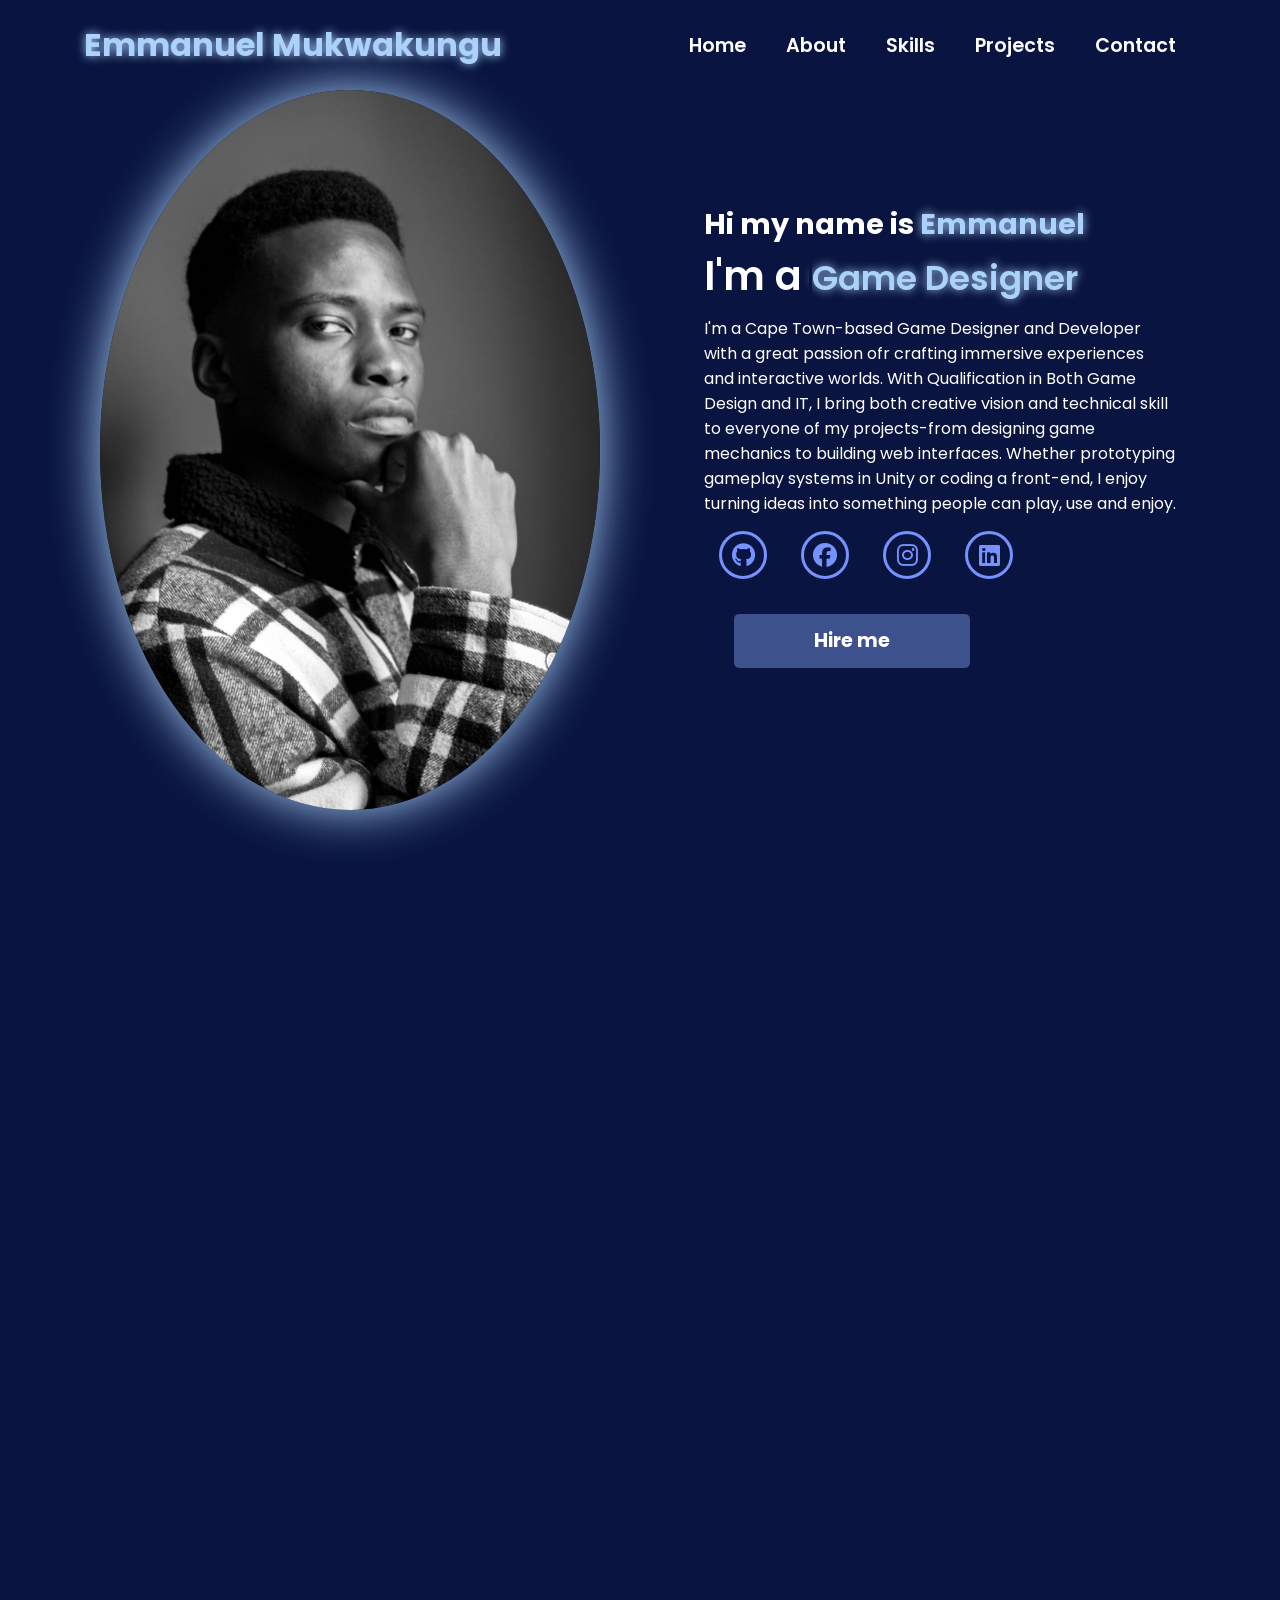
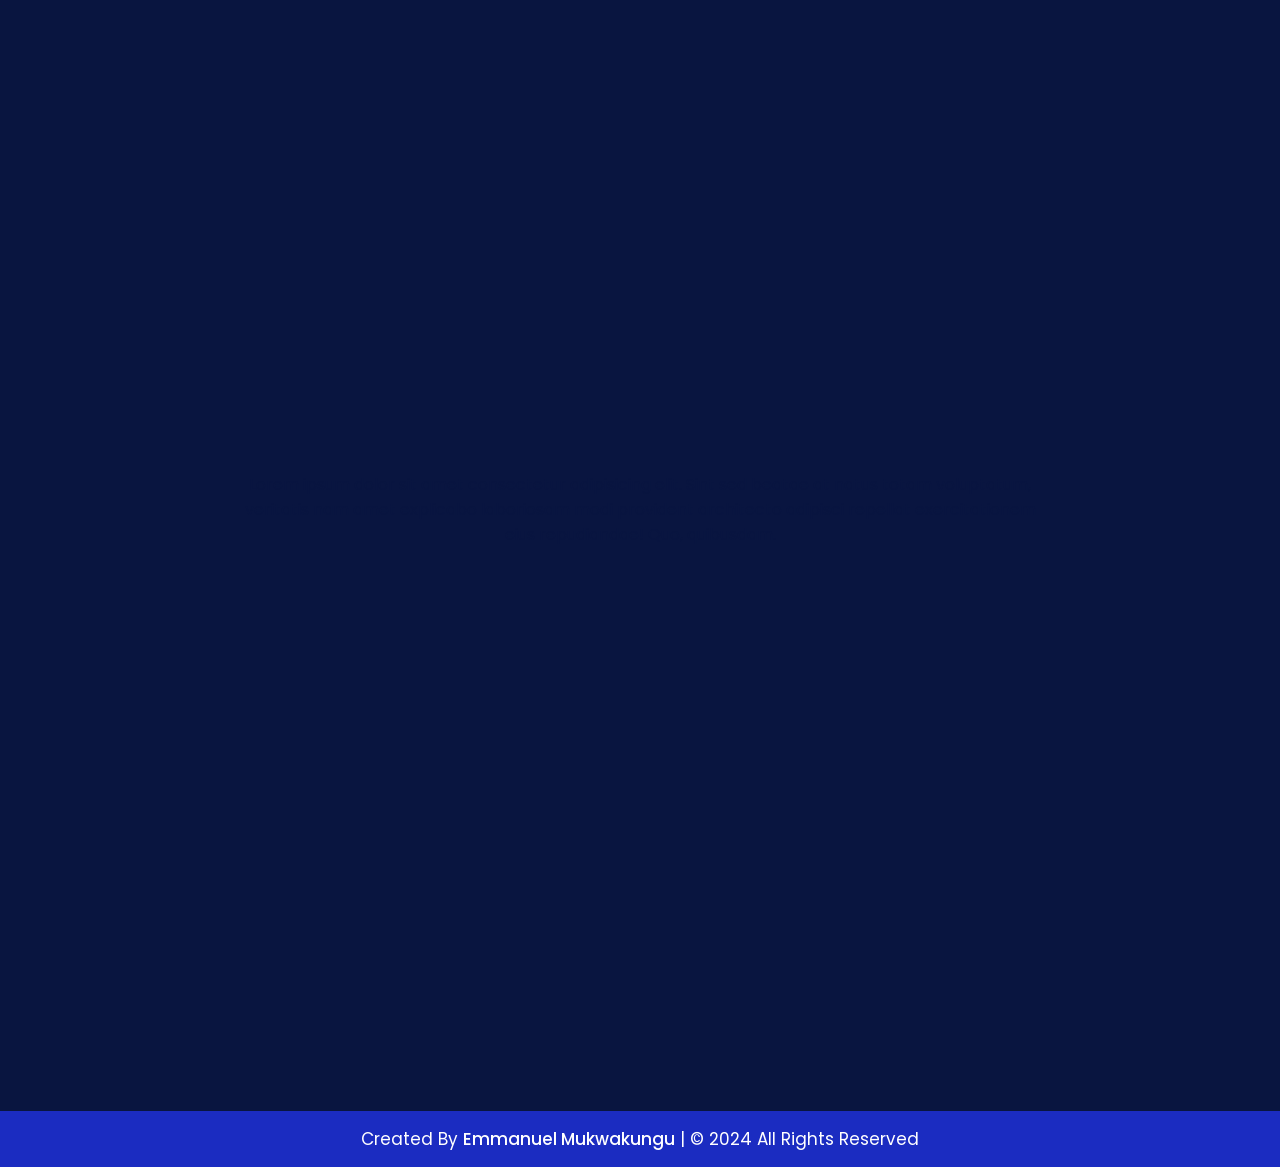
<file: index.html>
<!DOCTYPE html>
<html lang="en">
<head>
  <meta charset="UTF-8">
  <meta name="viewport" content="width=device-width, initial-scale=1.0">
  <link rel="stylesheet" href="https://cdnjs.cloudflare.com/ajax/libs/font-awesome/6.5.2/css/all.min.css">
  <link rel="stylesheet" href="style.css">
  <link rel="stylesheet" href="https://unpkg.com/aos@next/dist/aos.css" />
  <title>Portfolio Website</title>
</head>
<body>

<!--navigation menu-->
<nav>
  <div class="nav-container">
  <div class="logo" data-aos="zoom-in" data-aos-duration="1500">
    <span>Emmanuel Mukwakungu</span>
  </div>
  <div class="links">
    <div class="link" data-aos="fade-up" data-aos-duration="1500" data-aos-delay="100"><a href="#home">Home</a></div>
    <div class="link" data-aos="fade-up" data-aos-duration="1500" data-aos-delay="200"><a href="#about">About</a></div>
    <div class="link" data-aos="fade-up" data-aos-duration="1500" data-aos-delay="300"><a href="#skills">Skills</a></div>
    <div class="link" data-aos="fade-up" data-aos-duration="1500" data-aos-delay="400"><a href="#projects">Projects</a></div>
    <div class="link" data-aos="fade-up" data-aos-duration="1500" data-aos-delay="500"><a href="#contact">Contact</a></div>
  </div>
  <i class="fa-solid fa-bars hamburg" onclick="hamburg()"></i>
  </div>

  <div class="dropdown">
    <div class="links">
      <a href="#home">Home</a>
      <a href="#about">About</a>
      <a href="#skills">Skills</a>
      <a href="#projects">Projects</a>
      <a href="#contacts">Contacts</a>
      <i class="fa-solid fa-xmark cancel" onclick="cancel()"></i>
    </div>
  </div>
</nav>
<section>
  <div class="main-container" data-aos="zoom-out" data-aos-duration="3000">
    <div class="image">
      <img src="Portfolio Photo.jpeg" alt="">
    </div>
    <div class="content">
      <h1 data-aos="fade-left" data-aos-duration="1500" data-aos-delay="700">
        Hi my name is <span>Emmanuel</span>
      </h1>
      <div class="typewriter" data-aos="fade-right" data-aos-duration="1500" data-aos-delay="900">
        I'm a <span class="typewriter-text"><span></span></span>
       
      </div>
      <p data-aos="flip-down" data-aos-duration="1500" data-aos-delay="1100">I'm a Cape Town-based Game Designer and Developer 
        with a great passion ofr crafting immersive experiences and interactive worlds. With Qualification in Both Game Design 
        and IT, I bring both creative vision and technical skill to everyone of my projects-from designing game mechanics to building web interfaces. 
        Whether prototyping gameplay systems in Unity or coding a front-end, I enjoy turning ideas into something people can play, use and enjoy.</p>
      <div class="social-links">
        <a href="#" data-aos="fade-up" data-aos-duration="1500" data-aos-delay="1300">
          <i class="fa-brands fa-github"></i>
        </a>
        <a href="#" data-aos="fade-up" data-aos-duration="1500" data-aos-delay="1400">
          <i class="fa-brands fa-facebook"></i>
        </a>
        <a href="#"data-aos="fade-up" data-aos-duration="1500" data-aos-delay="1500">
          <i class="fa-brands fa-instagram"></i>
        </a>
        <a href="https://www.linkedin.com/in/emmanuel-mukwakungu-91aa792b0/?lipi=urn%3Ali%3Apage%3Ad_flagship3_profile_view_base_contact_details%3BE%2FT%2FceKMT%2BmgbDqrGTytTw%3D%3D" target="_blank" data-aos="fade-up" data-aos-duration="1500" data-aos-delay="1600">
          <i class="fa-brands fa-linkedin"></i>
        </a>
      </div>
      <div class="btn" data-aos="zoom-in" data-aos-duration="1500" data-aos-delay="1800">
        <button>Hire me</button>
      </div>
    </div>
  </div>
</section>



<!--About Section-->
<section class="about" id="about">
  <div class="content">
    <div class="title" data-aos="fade-up" data-aos-duration="1500"><span>About Me</span></div>
    <div class="about-details">
      <div class="left" data-aos="fade-right" data-aos-duration="1500" data-aos-delay="200">
        <img src="WhatsApp Image 2026-07-01 at 04.32.03.jpeg" alt="">
      </div>
      <div class="right">
        <div class="topic" data-aos="fade-left" data-aos-duration="1500" data-aos-delay="200">Game Design is my passion</div>
        <p data-aos="flip-down" data-aos-duration="1500" data-aos-delay="300">
        My name is Emmanuel Mukwakungu,I am an aspiring Game Designer, Game Developer, and Web Designer based in Cape Town, South Africa. I
        hold qualifications in Game Design from SAE Institute and IT from Varsity College, where I developed a strong foundation
        in both the creative and technical sides of digital media.
        My journey into game design started with a simple passion — I loved games and wanted to understand how they worked. That
        curiosity pushed me to learn and study Unity, C#, and the principles behind game mechanics, level design, and player experience.
        Over time I've built projects ranging from fast-paced arcade games to story-driven concepts, each one teaching me
        something new about what makes a game feel good to play.
        Outside of games, I enjoy web design — there's something satisfying about building something clean and functional from
        scratch using just HTML, CSS, and JavaScript. I see it as another form of design thinking: understanding what a user
        needs and crafting an experience around that.
        When I'm not at a screen, you'll find me on the basketball court. The game has taught me a lot about teamwork, focus,
        and performing under pressure — qualities I carry into everything I do.
        I'm currently seeking opportunities where I can contribute my skills, keep growing, and work on projects that matter. If
        you have something in mind, I'd love to hear from it.
        </p>
        <div class="button" data-aos="zoom-in-right" data-aos-duration="1500" data-aos-delay="400">
          <button>Download CV</button>
        </div>
      </div>
    </div>
  </div>
</section>



<!--Skill Section-->
<section class="skills" id="skills">
  <div class="content">
    <div class="title" data-aos="fade-up" data-aos-duration="1200"><span>My Skills</span></div>
    <div class="skills-details">
      <div class="text">
        <div class="topic" data-aos="fade-right" data-aos-duration="1200" data-aos-delay="200">
          Skills Reflect Our Knowledge
        </div>
        <p data-aos="fade-right">Every skill I have was built through curiosity and hands-on practice. From writing game logic in C# to styling and designing
        responsive web pages, I've always learned best by building real things and figuring out how they works. My technical skills
        span game development, application development, and front-end web design and I'm always adding to that list.</p>
        <div class="experience" data-aos="fade-up" data-aos-duration="1200" data-aos-delay="600">
          <div class="num">10</div>
          <div class="exp">
            Years Of<br/>
            Experience
          </div>
        </div>
      </div>
      <div class="boxes">
        <div class="box">
          <div class="topic" data-aos="fade-right" data-aos-duration="1200" data-aos-delay="150">HTML</div>
          <div class="per" data-aos="zoom-in" data-aos-duration="1200" data-aos-delay="300">90%</div>
        </div>
        <div class="box">
          <div class="topic" data-aos="fade-left" data-aos-duration="1200" data-aos-delay="150">CSS</div>
          <div class="per" data-aos="zoom-in" data-aos-duration="1200" data-aos-delay="300">80%</div>
        </div>
        <div class="box">
          <div class="topic" data-aos="fade-right" data-aos-duration="1200" data-aos-delay="450">JavaScript</div>
          <div class="per" data-aos="zoom-in" data-aos-duration="1200" data-aos-delay="600">60%</div>
        </div>
        <div class="box">
          <div class="topic" data-aos="fade-right" data-aos-duration="1200" data-aos-delay="450">C-Sharp</div>
          <div class="per" data-aos="zoom-in" data-aos-duration="1200" data-aos-delay="600">85%</div>
        </div>
      </div>
    </div>
  </div>
</section>

<!--Project Section-->
<section class="projects" id="projects">
  <div class="content">
    <div class="title" data-aos="fade-up" data-aos-duration="1200"><span>My Projects</span></div>
    <div class="boxes">
      <div class="box" data-aos="fade-up" data-aos-duration="1500" data-aos-delay="200">
        <div class="icon">
          <i class="fas fa-gamepad"></i>
        </div>
        <div class="topic">Bounce Ascends</div>
        <p>Join the adventurous bouncy ball named Bounce on his quest to collect an artifact called the
        Mask of the forgotten sun by ascending through horrors found in the Tower of Trials</p>
      </div>
      <div class="box" data-aos="fade-up" data-aos-duration="1500" data-aos-delay="400">
        <div class="icon">
          <i class="fas fa-gamepad"></i>
        </div>
        <div class="topic">The DeadLine</div>
        <p>Superheroes are saving the world. You're just trying to clock in on time. Navigate a city being torn apart by an epic
        battle and reach work before the deadline hits</p>
      </div>
      <div class="box" data-aos="fade-up" data-aos-duration="1500" data-aos-delay="600">
        <div class="icon">
          <i class="fas fa-gamepad"></i>
        </div>
        <div class="topic">Dungeon Survivors</div>
        <p>Dungeon Survivors is a top-down roguelite survival game where you fight off endless waves of monsters deep in a dark
        dungeon. Inspired by the auto-battler style of Vampire Survivors, the goal is simple — stay alive as long as possible,
        collect power-ups, and see how far you can push before the dungeon swallows you whole."</p>
      </div>
      <div class="box"data-aos="fade-up" data-aos-duration="1500" data-aos-delay="800">
        <div class="icon">
          <i class="fas fa-gamepad"></i>
        </div>
        <div class="topic">Pong-Rally</div>
        <p>Pong-Rally is a fast-paced arcade sports game inspired by the classic Pong arcade video game. It is completely
        redesigned for modern gameplay including power-ups, reactive physics, competitive ranked local matches and dynamic
        arenas making every match feel different.
</p>
      </div>
      <div class="box"data-aos="fade-up" data-aos-duration="1500" data-aos-delay="1000">
        <div class="icon">
          <i class="fas fa-gamepad"></i>
        </div>
        <div class="topic">Brick Breaker</div>
        <p>A classic arcade-style Brick Breaker game built in Unity. Control the paddle, keep the ball in play, and clear every
        brick from the board before you run out of lives. Simple in concept but always satisfying to play</p>
      </div>
    </div>
  </div>
</section>

<!--Contact Section-->
<section class="contact" id="contact">
  <div class="content">
    <div class="title" data-aos="fade-up" data-aos-duration="1500">
      <span>Contact Me</span>
    </div>
    <div class="text">
      <div class="topic" data-aos="fade-right" data-aos-duration="1500" data-aos-delay="200">Have Any Project?</div>
      <p>Lorem ipsum dolor sit amet consectetur adipisicing elit. Sint sed beatae at natus totam voluptatum, veritatis nam amet explicabo laboriosam modi provident architecto adipisci repellat exercitationem eius repudiandae! Quo, quibusdam.</p>
      <div class="button" data-aos="zoom-in" data-aos-duration="1500" data-aos-delay="400">
        <button onclick="openModal()">let's Chat</button>
      </div>
    </div>
  </div>
</section>

<!-- Contact Modal -->
<div class="modal-overlay" id="contactModal">
  <div class="modal">
    <i class="fa-solid fa-xmark modal-close" onclick="closeModal()"></i>
    <h2>Let's Connect</h2>
    <p class="modal-subtitle">Feel free to reach out through any of these platforms</p>

    <div class="modal-links">
      <a href="mailto:youremail@gmail.com">
        <i class="fa-solid fa-envelope"></i>
        <span>mukwakunguemmanuelgmail.com</span>
      </a>
      <a href="www.linkedin.com/in/emmanuel-mukwakungu-91aa792b0" target="_blank" rel="noopener noreferrer">
        <i class="fa-brands fa-linkedin"></i>
        <span>linkedin.com/in/emmanuel-mukwakungu</span>
      </a>
      <a href="https://github.com/" target="_blank" rel="noopener noreferrer">
        <i class="fa-brands fa-github"></i>
        <span>github.com/emmanuelmukwakungu</span>
      </a>
      <a href="tel:+27000000000">
        <i class="fa-solid fa-phone"></i>
        <span>(+27) 063 670 2271</span>
      </a>
    </div>
  </div>
</div>


<!--Footer Section Start-->
<footer>
  <div class="text">
    <span>Created By
      <a href="#">Emmanuel Mukwakungu</a> | &#169; 2024 All Rights Reserved</span>
  </div>
</footer>

  <script src="https://unpkg.com/aos@next/dist/aos.js"></script>
  <script>
    AOS.init();
  </script>

<script src="script.js"></script>
</body>
</html>
</file>
<file: style.css>
/*Google Font CDN Link*/
@import url('https://fonts.googleapis.com/css2?family=Poppins:wght@100;200;300;400;500;600&display=swap');
*{
  margin: 0;
  padding: 0;
  box-sizing: border-box;
  font-family: 'Poppins', sans-serif;
  text-decoration: none;
  scroll-behavior: smooth;
}

body {
  width: 100%;
  height: auto;
  background-color: #091540;
  overflow-x: hidden;
}

/* Custom Scroll Bar CSS*/
::-webkit-scrollbar{
  width: 10px;
}

::-webkit-scrollbar-track {
  background: #f1f1f1;
}

::-webkit-scrollbar-thumb{
  background: #ABD2FA;
  border-radius: 12px;
  transition: all 0.3 ease;
}

::-webkit-scrollbar-thumb:hover {
  background: #ABD2FA;
}

/* Nav Bar Styling*/
nav{
  width: 100%;
  height: 10vh;

}

.nav-container{
  width: 100%;
  height: 100%;
  display: flex;
  justify-content: space-around;
  align-items: center;
}

.logo{
  color: white;
  font-size: 2rem;
  font-weight: bold;
}

.logo span{
  color: #ABD2FA;
  text-shadow: 0 0 10px #ABD2FA;
}

.hamburg,
.cancel{
  cursor: pointer;
  position: absolute;
  right: 15px;
  top: 10px;
  color: white;
  opacity: 0;
  pointer-events: none;
  font-size: clamp(2.5rem, 0.5rem + 5vw, 3rem);
 
}

.nav-container .links{
  display: flex;
}

.nav-container .links a{
  position: relative;
  font-size: 1.2rem;
  color: white;
  margin: 0 20px;
  text-decoration: none;
  font-weight: 550;
  transition: 0.3s linear;
}

.nav-container .links a::before{
  position: absolute;
  content: "";
  bottom: -3px;
  left: 0;
  width: 0%;
  height: 3px;
  background-color: #3D518C;
  transition: 0.2s linear;
}

.nav-container .links a::hover::before{
  width: 100%;
}

.nav-container .links a:hover{
  color: #ABD2FA;
}

.dropdown{
  z-index: 100;
  position: absolute;
  top: 0;
  transform: translateY(-500px);
  width: 100%;
  height: auto;
  backdrop-filter: blur(4px) brightness(40%);
  box-shadow: 0 0 20px black;
  transition: 0.2s linear;
}

.dropdown .links a{
  display: flex;
  color: white;
  text-decoration: none;
  justify-content: center;
  padding: 15px 0;
  align-items: center;
  transition: 0.2s linear;
}

.dropdown .links a:hover{
  background-color: #3D518C;
}

section{
  width: 100%;
  min-height: 90vh;
}

section .main-container{
  display: flex;
  justify-content: space-between;
  padding-left: 100px;
  align-items: center;
}

.main-container .image{
  width: 500px;
  height: 80vh;
  border-radius: 100%;
  overflow: hidden;
  box-shadow: 0 0 50px #ABD2FA;
}

.main-container .image img{
  width: 100%;
}

.main-container .image:hover{
  animation: animate 1.5s ease-in-out infinite;
}

@keyframes animate {
  0%{
    scale: 1;
  }

  50%{
    scale: 1.05;
  }

  100%{
    scale: 1;
  }
}

.main-container .content{
  color: white;
  width: 40%;
}

.content h1{
  font-size: clamp(1rem, 1rem + 5vw, 1.8rem);
}

.content h1 span{
  color: #ABD2FA;
  text-shadow: 0 0 10px #ABD2FA;
}

.content .typewriter{
  font-size: clamp(1rem, 1rem + 5vw, 2.5rem);
  font-weight: 600;
}

.typewriter-text {
  font-size: 34px;
  font-weight: 600;
  min-width: 280px;
}

.typewriter-text span {
  position: relative;
}



.typewriter-text span::after {
  content: "";
  background-color: transparent;
  position: absolute;
  width: calc(100% + 8px);
  height: 100%;
  border-left: 3px solid #091540;
  right: -8px;
  animation: cursor 0.6s infinite;
}

@keyframes cursor {
  to {
    border-left: 3px solid #ABD2FA;
  }
}



.content .typewriter-text{
  color: #ABD2FA;
  text-shadow: 0 0 10px #ABD2FA;
}

.content p{
  font-size: clamp(0.4rem, 0.2rem + 9vw, 1rem);
  margin: 10px 0;
}

.social-links i{
  display: inline-flex;
  justify-content: center;
  align-items: center;
  width: 3rem;
  height: 3rem;
  background-color: transparent;
  border: 0.2rem solid #7692FF;
  border-radius: 50%;
  color: #7692FF;
  margin: 5px 15px;
  font-size: 1.5rem;
  transition: 0.2s linear;
}

.social-links i:hover{
  scale: 1.3;
  color: #7692FF;
  background-color: #ABD2FA;
  filter: drop-shadow(0 0 10px #ABD2FA);
}

.content button{
  width: 50%;
  height: 6vh;
  margin: 30px;
  background-color: #3D518C;
  color: white;
  border: none;
  outline: none;
  font-size: 120%;
  font-weight: 700;
  border-radius: 5px;
  transition: 0.2s linear;
}

.content button:hover{
  scale: 1.1;
  color:#ABD2FA;
  border: 2px solid #ABD2FA;
  background-color: transparent;
  font-weight: 700;
  box-shadow: 0 0 40px #7692FF;
}

/*About Section Styling*/
section .content{
  width: 80%;
  margin: 0px auto;
  font-family: 'Poppins', sans-serif;
}

.about .about-details{
  display: flex;
  justify-content: space-between;
  align-items: center;
}

section .title{
  display: flex;
  justify-content: center;
  margin-bottom: 40px;
}

section .title span{
  color: white;
  font-size: 30px;
  font-weight: 600;
  position: relative;
  padding-bottom: 8px;
}

section .title span::before,
section .title span::after{
  content: '';
  position: absolute;
  height: 3px;
  width: 100%;
  background: #ABD2FA;
  left: 0;
  bottom: 0;
}

section .title span::after{
  bottom: -7px;
  width: 70%;
  left: 50%;
  transform: translateX(-50%);
}

.about .about-details .left{
  width: 45%;
}

.about .left img{
  height: 400px;
  width: 400px;
  object-fit: cover;
  border-radius: 12px;
}

.about-details .right{
  width: 55%;  
}

section .topic{
  color: white;
  font-size: 25px;
  font-weight: 500;
  margin-bottom: 10px;
}

.about-details .right p{
  text-align: justify;
  color: white; 
}

section .button{
  margin: 16px 0;
}

section .button button{
  outline: none;
  padding: 8px 16px;
  border-radius: 4px;
  font-weight: 400;
  background: #3D518C;
  color: #fff;
  border: 2px solid transparent;
  cursor: pointer;
  transition: all 0.4s ease;
}

section .button button:hover{
  border-color: #ABD2FA;
  background-color: #fff;
  color: #7692FF;
}

/*Skills Section Styling*/
.skills{
  background: #091540;
}

.skills .content{
  padding: 40px 0;
}

.skills .skills-details{
  display: flex;
  justify-content: space-between;
  align-items: center;
}

.skills-details .text{
  width: 50%;
}

.skills-details p{
  color: white;
  text-align: justify;
}

  .skills .skills-details .experience{
    display: flex;
    align-items: center;
    margin: 0 10px;
  }

.skills-details .experience .num{
  color: white;
  font-size: 80px;
}

.skills-details .experience .exp{
  color: white;
  margin-left: 20px;
  font-size: 18px;
  font-weight: 500;
  margin: 0 6px;
}

.skills-details .boxes{
  width: 45%;
  display: flex;
  flex-wrap: wrap;
  justify-content: space-between;
}

.skills-details .box{
  width: calc(100% / 2 - 20px);
  margin: 20px 0;
}

.skills-details .boxes .topic{
  font-size: 20px;
  color: #ABD2FA;
}

.skills-details .boxes .per{
  font-size: 60px;
  color: #ABD2FA;
}

/*Projects Section Styling*/
.projects .boxes{
  display: flex;
  flex-wrap: wrap;
  justify-content: space-between;
}

.projects .boxes .box{
  margin: 20px 0;
  width: calc(100% / 3 - 20px);
  text-align: center;
  border-radius: 12px;
  padding: 30px 10px;
  box-shadow: 0 5px 10px rgba(0, 0, 0, 0.12);
  cursor: pointer;
  color: white;
  transition: all 0.4s ease;
}

.projects .boxes .box:hover{
  background: #3D518C;
  color: #fff;
}

.projects .boxes .box .icon{
  height: 50px;
  width: 50px;
  background: #7692FF;
  border-radius: 50%;
  text-align: center;
  line-height: 50px;
  font-size: 18px;
  color: #fff;
  margin: 0 auto 10px auto;
  transition: all 0.4s ease;
}

.boxes .box:hover .icon{
  background-color: #fff;
  color: #ABD2FA;
}

.projects .boxes .box:hover .topic,
.projects .boxes .box:hover p{
  color: white;
  transition: all 0.4s ease;
}

.projects .boxes .box:hover .topic,
.projects .boxes .box:hover p{
  color: #fff;
}

/*Contact Section Styling*/
.contact{
  background: #091540;
}

.contact .content{
  margin: 0 auto;
  padding: 30px 0;
}

.contact .text{
  width: 80%;
  text-align: center;
  margin: auto;
  color: #091540;
}

/* Modal */
.modal-overlay {
  position: fixed;
  top: 0;
  left: 0;
  width: 100%;
  height: 100%;
  background: rgba(0, 0, 0, 0.7);
  backdrop-filter: blur(4px);
  z-index: 1000;
  display: flex;
  justify-content: center;
  align-items: center;
  opacity: 0;
  pointer-events: none;
  transition: opacity 0.3s ease;
}

.modal-overlay.active {
  opacity: 1;
  pointer-events: all;
}

.modal {
  background: #3D518C;
  border: 1px solid #7692FF;
  box-shadow: 0 0 40px #7692FF;
  border-radius: 12px;
  padding: 40px;
  width: 90%;
  max-width: 480px;
  position: relative;
  transform: scale(0.8);
  transition: transform 0.3s ease;
}

.modal-overlay.active .modal {
  transform: scale(1);
}

.modal h2 {
  color: #ABD2FA;
  font-size: 28px;
  font-weight: 600;
  text-shadow: 0 0 10px #ABD2FA;
  margin-bottom: 8px;
}

.modal-subtitle {
  color: white;
  font-size: 14px;
  margin-bottom: 30px;
  opacity: 0.8;
}

.modal-close {
  position: absolute;
  top: 15px;
  right: 20px;
  color: white;
  font-size: 24px;
  cursor: pointer;
  transition: 0.2s linear;
}

.modal-close:hover {
  color: #ABD2FA;
  text-shadow: 0 0 10px #ABD2FA;
}

.modal-links {
  display: flex;
  flex-direction: column;
  gap: 16px;
}

.modal-links a {
  display: flex;
  align-items: center;
  gap: 16px;
  color: white;
  text-decoration: none;
  padding: 12px 16px;
  border-radius: 8px;
  border: 1px solid #3D518C;
  transition: all 0.3s ease;
}

.modal-links a:hover {
  background: #3D518C;
  border-color: #ABD2FA;
  box-shadow: 0 0 15px rgba(171, 210, 250, 0.3);
  color: #ABD2FA;
}

.modal-links a i {
  font-size: 20px;
  color: #ABD2FA;
  width: 24px;
  text-align: center;
}

.modal-links a span {
  font-size: 15px;
}

/*Footer Section Styling*/
footer{
  background: #1B2CC1;
  padding: 15px 0;
  text-align: center;
  font-family: 'Poppins', sans-serif;
}

footer .text span{
  font-size: 17px;
  font-weight: 400;
  color: #fff;
}

footer .text span a{
  font-weight: 500;
  color: #FFF;
}

footer .text span a:hover{
  text-decoration: underline;
}

.scroll-button a{
  position: fixed;
  bottom: 20px;
  right: 20px;
  color: #fff;
  background: #ABD2FA;
  padding: 7px 12px;;
  font-size: 18px;
  border-radius: 6px;
  box-shadow: rgba(0, 0, 0, 0.15);
  display: none;
}

@media (max-width: 1000px){
  .about .about-details{
    justify-content: center;
    flex-direction: column;
  }
  .about .about-details .left{
    display: flex;
    justify-content: center;
    width: 100%;
  }
  .about-details .right{
    width: 90%;
    margin: 40px 0;
  }
  .projects .boxes .box{
    margin: 20px 0;
    width: calc(100% / 2 - 20px);
  }
}

@media (max-width: 900px){
  .about .left img{
    height: 350px;
    width: 350px;
  }
}

@media (max-width: 968px){
  nav .logo{
    position: absolute;
    top: 16px;
    left: 15px;
    font-size: 1.5rem;
  }

  section .main-container{
    padding-left: 0px;
    display: flex;
    flex-direction: column;
  }

  .nav-container .links{
    display: none;
  }

  .hamburg, 
  .cancel{
    opacity: 1;
    pointer-events: visible;
  }

  .main-container .content{
    margin-top: 20px;
    width: 80%;
  }

  .social-links i{
    width: 2.5rem;
    height: 2.5rem;
    font-size: 1.5rem;
  }

  .main-container .image{
    z-index: -1;
    width: 50%;
    height: 60%;
  }

  .skills .skills-details{
    align-items: center;
    justify-content: center;
    flex-direction: column;
  }

  .skills-details .text{
    width: 100%;
    margin-bottom: 50px;
  }

  .skills-details .boxes{
    justify-content: center;
    align-items: center;
    width: 100%;
  }

  .projects .boxes .box{
    margin: 20px 0;
    width: 100%;
  }

  .contact .text{
    width: 100%;
  }
}

@media (max-width: 500px){
  .main-container .image{
    width: 50%;
    height: 60%;
    margin-bottom: 0px;
  }

  .main-container .content{
    width: 80%;
  }

  .main-container .button{
    margin-top: 15px;
  }

  .skills-details .boxes .per{
    font-size: 50px;
    color: #ABD2FA;
  }
}
</file>
